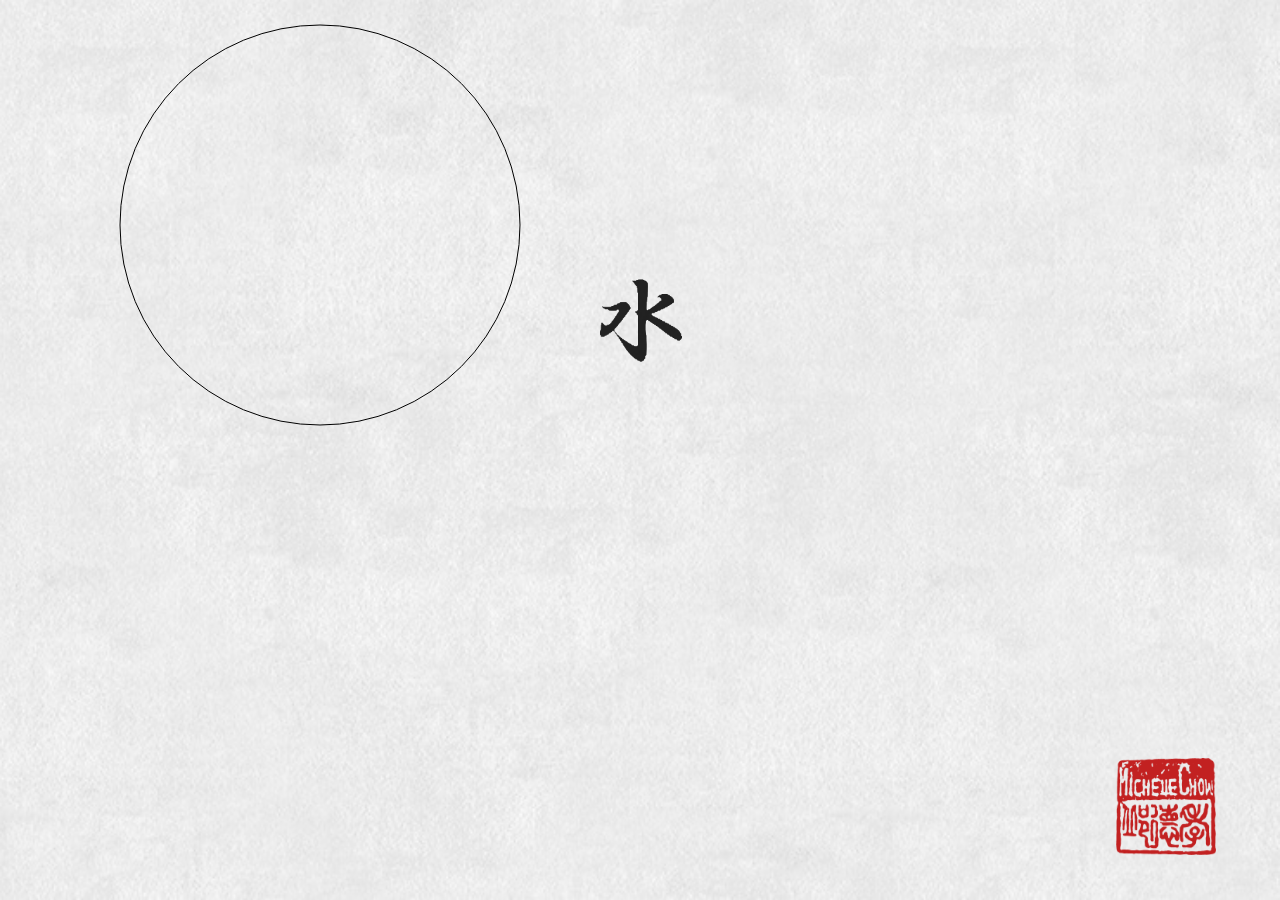
<file: index.html>
<!DOCTYPE html>
<html>
<head>
	<meta charset="utf-8">
	<title>4 Elements</title>
	<link rel="stylesheet" type="text/css" href="css/home.css">
</head>
<body>
	<div class="elements">
		<a href="fire.html"><img src="media/fire.png" alt="fire chinese character" id="fire"></a>
		<a href="water.html"><img src="media/water.png" alt="water chinese character" id="water"></a>
		<a href="earth.html"><img src="media/earth.png" alt="earth chinese character" id="earth"></a>
		<a href="air.html"><img src="media/air.png" alt="air chinese character" id="air">
	</div></a>
		<img src="media/fire-icon.png" alt="fire" id="fire-icon">
		<img src="media/water-icon.png" alt="water" id="water-icon">
		<img src="media/earth-icon.png" alt="earth" id="earth-icon">
		<img src="media/air-icon.png" alt="air" id="air-icon">
	<canvas id="background">
		<div style="display: none;">
			<img src="media/rice-paper.jpg" id="paper">
		</div>
	</canvas>

	<a href="index.html"><img src="media/chop.png" id = "chop"></a>

<script type="text/javascript" src="js/home.js"></script>
</body>
</html>
</file>
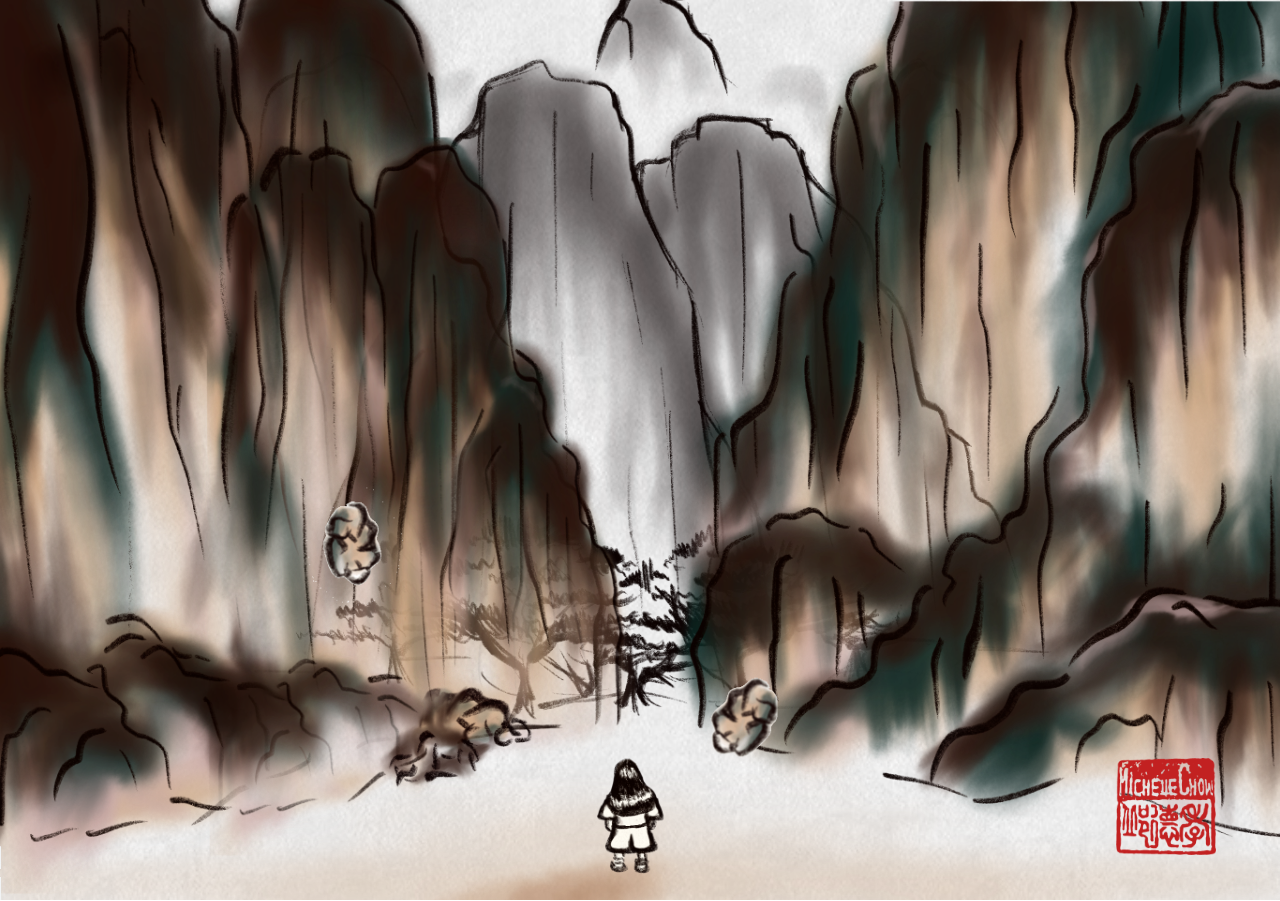
<file: earth.html>
<!DOCTYPE html>
<html>
<head>
	<meta charset="utf-8">
	<title>Earth</title>
	<link rel="stylesheet" type="text/css" href="css/earth.css">
</head>
<body>
	<canvas id="background">
		<div style="display: none;">
			<img src="media/rice-paper.jpg" id="paper">
		</div>
	</canvas>
	<div class = "background-image">
	 	<div class = "earthBackground"></div>
	</div>
	<div class = "tree-image">
	 	<div class = "trees"></div>
	</div>

	<div class = "mountain-left">
	 	<div class = "mountainL"></div>
	</div>
	<div class = "mountain-right">
 		<div class = "mountainR"></div>
	</div>

	<div class = "leftRock-image">
	 	<div class = "leftRock"></div>
	</div>

	<div class = "person-image">
 		<div class = "person"></div>
	</div>
	<div class = "rockGif">
	 	<div class = "fallingRock"></div>
	</div>
	<div class = "rockGif2">
	 	<div class = "fallingRock2"></div>
	</div>

	<a href="index.html"><img src="media/chop.png" id = "chop"></a>
	<audio autoplay controls loop src="media/rumble.mp3"></audio>
 <script src="js/earth.js"></script>
</body>
</html>
</file>
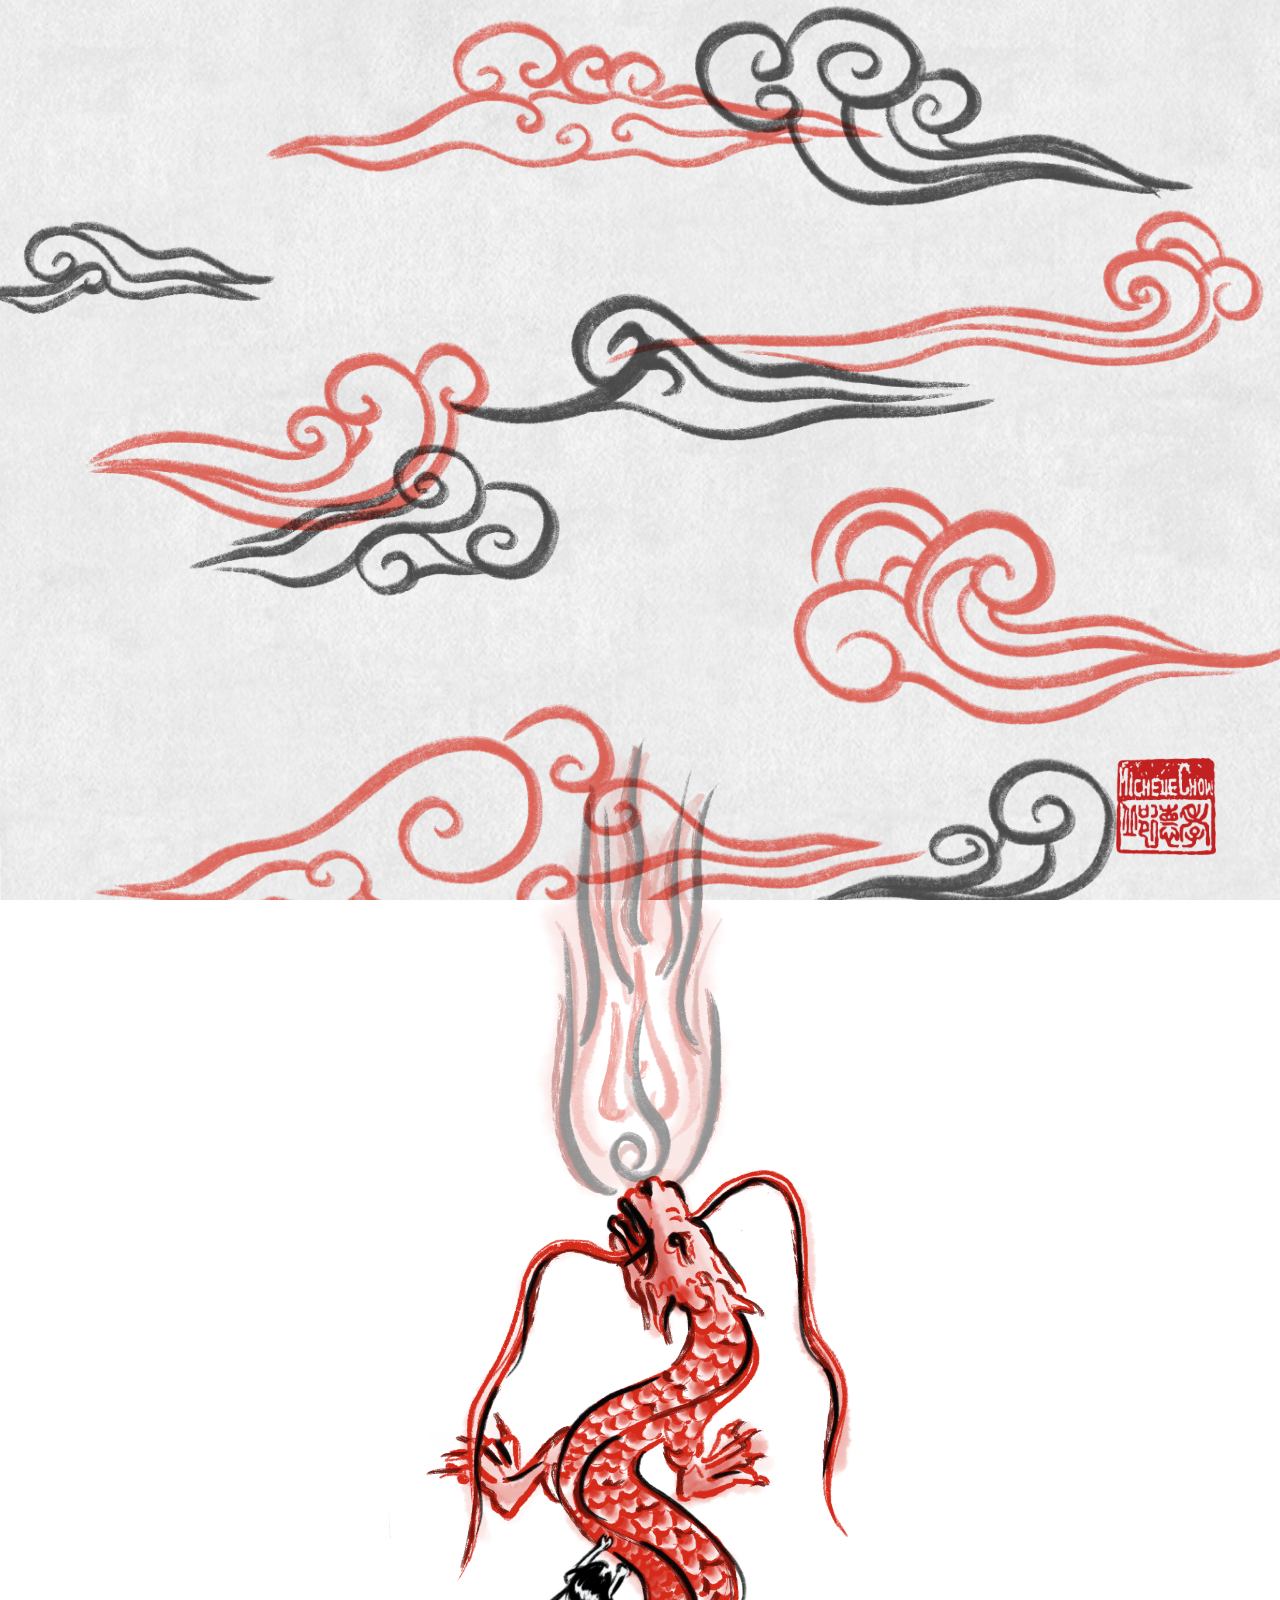
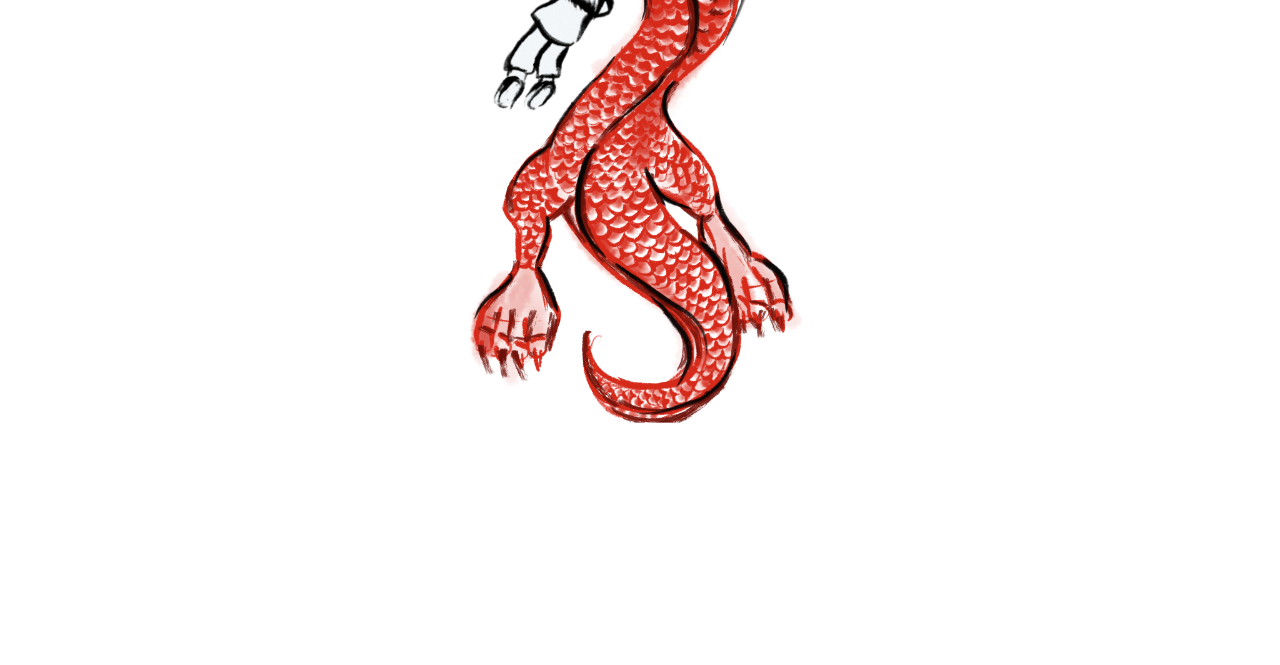
<file: fire.html>
<!DOCTYPE html>
<html>
<head>
	<meta charset="utf-8">
	<title>Fire</title>
	<link rel="stylesheet" type="text/css" href="css/fire.css">
</head>
<body>
	<canvas id="background">
		<div style="display: none;">
			<img src="media/rice-paper.jpg" id="paper">
		</div>
	</canvas>
	<div class = "image1">
 		<div class = "back-clouds"></div>
	</div>
	<div class = "dragon-body">
		<img src="media/fireBreathing.png" class="fire">
		<img src="media/dragon.png" class="dragon">
		<img src="media/person.png" class="person">
	</div>

	<div class = "image2">
	 	<div class = "front-clouds"></div>
	</div>
	<a href="index.html"><img src="media/chop.png" id = "chop"></a>
	<audio autoplay controls loop src="media/fire.mp3"></audio>
 <script src="js/fire.js"></script>
</body>
</html>
</file>
<file: css/home.css>
*{
	margin:0;
	padding:0;
	border:0;
	overflow: hidden;
}
body{
	height: 100vh;
	display: flex;
	justify-content: center;
	align-items: center;
}

canvas{
	position:fixed;
	top:0;
	z-index:-1000;
}

.elements{
	position: relative;
    margin: 0;
    height:400px;
    width:400px;
    border-radius: 100%;
    animation: circle 15s linear infinite;
    animation-delay: 3.2s;
}


img{
	width:100px;
	height:auto;
}

#fire, #water, #earth, #air{
	animation: inner 15s linear infinite;
	 animation-delay: 3.2s;
}


#water{
	position: absolute;
	opacity:0;
	top:20px;
	left:150px;
}
#earth{
	position: absolute;
	opacity:0;
	top:150px;
	right:20px;
}
#fire{
	position: absolute;
	opacity:0;
	bottom:20px;
	left:150px;
}
#air{
	position: absolute;
	opacity:0;
	top:150px;
	left:20px;
}

#water-icon{
	position:absolute;
	opacity: 0;
	z-index:1000;
}
#earth-icon{
	position:absolute;
	opacity: 0;
	z-index:1001;
}
#fire-icon{
	position:absolute;
	opacity: 0;
	z-index:1002;
}
#air-icon{
	position:absolute;
	opacity: 0;
	z-index:1003;
}

@keyframes circle {
    from { transform:rotate(0deg); }
    to { transform:rotate(360deg); }
}

@keyframes inner {
    from { transform:rotate(0deg); }
    to { transform:rotate(-360deg); }
}


#chop{
	position: fixed;
	bottom:5%;
	right:5%;
}

#chop:hover{
	opacity:0.5;
	transition-duration: 0.5s;
}
</file>
<file: css/earth.css>
body{
	margin: 0;
    height: 100vh;
    display: flex;
    justify-content: center;
    overflow: hidden;
	}
canvas{
	position:fixed;
	top:0;
	z-index:-10000;
	margin:0;
}

audio{
	position:fixed;
	bottom:0;
	left:0;
	mix-blend-mode: lighten;
	z-index: 250000;
}


/*full browser images*/
.mountainL {background-image:url('../media/leftMountain.png');} 
.mountainR {background-image:url('../media/rightMountain.png');} 
.trees {background-image:url('../media/trees.png');} 
.leftRock {background-image:url('../media/leftRocks.png');}
.fallingRock {background-image:url('../media/rock.gif');}
.fallingRock2 {background-image:url('../media/rock2.gif');}
.person {background-image:url('../media/earth-person.png');}
.earthBackground {background-image:url('../media/earthBackground.png');}
.fog {background-image:url('../media/fog.gif');}

.mountainL, .mountainR, .leftRock, .fallingRock,.fallingRock2, .person, .trees, .earthBackground, .fog{
/*	opacity: 0.9;*/
	position:absolute;
	background-size:cover;
	bottom:0;
	left:0;
	width:100%;
	height:100vh;
	background-position:bottom;

}

.mountain-left, .mountain-right, .leftRock-image, .rockGif,.rockGif2, .person-image, .tree-image, .backgroundImage, .fog-image{
	position:absolute;
    bottom:0;
    left:0;
    height:100vh;
    width:100%;
    transform-origin: top right;
}

#chop{
	width:100px;
	height:auto;
	position: fixed;
	bottom:5%;
	right:5%;

}

#chop:hover{
	opacity:0.5;
	transition-duration: 0.5s;
}
</file>
<file: css/fire.css>
body{
	margin: 0;
    height: 100vh;
    display: flex;
    justify-content: center;
    overflow: hidden;
	}
canvas{
	position:fixed;
	top:0;
	z-index:-1000;
}

audio{
	position:fixed;
	bottom:0;
	left:0;
	mix-blend-mode: lighten;
	z-index: 250000;
}

.background{
	z-index: -1000;
	position:absolute;
	object-fit:cover;
	top:0;
	left:0;
	width:100%;
	height:100vh;
}

.back-clouds{
	background-image:url('../media/back-clouds.png');
	z-index: -100;
	opacity: 0.7;
	position:absolute;
	background-size:cover;
	top:0;
	left:0;
	width:100%;
	height:100%;
	}

.dragon{
	display:block;
	width:40em;
	z-index:2;
	}
.fire{
	display:block;
	width:40em;
	}
.person{
	display:block;
	position:relative;
	width: 7em;
	top:-525px;
	left:235px;
}


.dragon-body{
	position:absolute;
	margin-left:auto;
	margin-right:auto;
	}

.front-clouds{
	background-image:url('../media/front-clouds.png');
	z-index: 100;
	opacity: 0.7;
	position:absolute;
	background-size:cover;
	top:0;
	left:0;
	width:100%;
	height:100%;
	}

.image1, .image2{
	position:absolute;
    top:0;
    left:0;
    height:100vh;
    width:100%;
    background-position:center center;
    overflow:hidden;
	}

	#chop{
	width:100px;
	height:auto;
	position: fixed;
	bottom:5%;
	right:5%;

}

#chop:hover{
	opacity:0.5;
	transition-duration: 0.5s;
}
</file>
